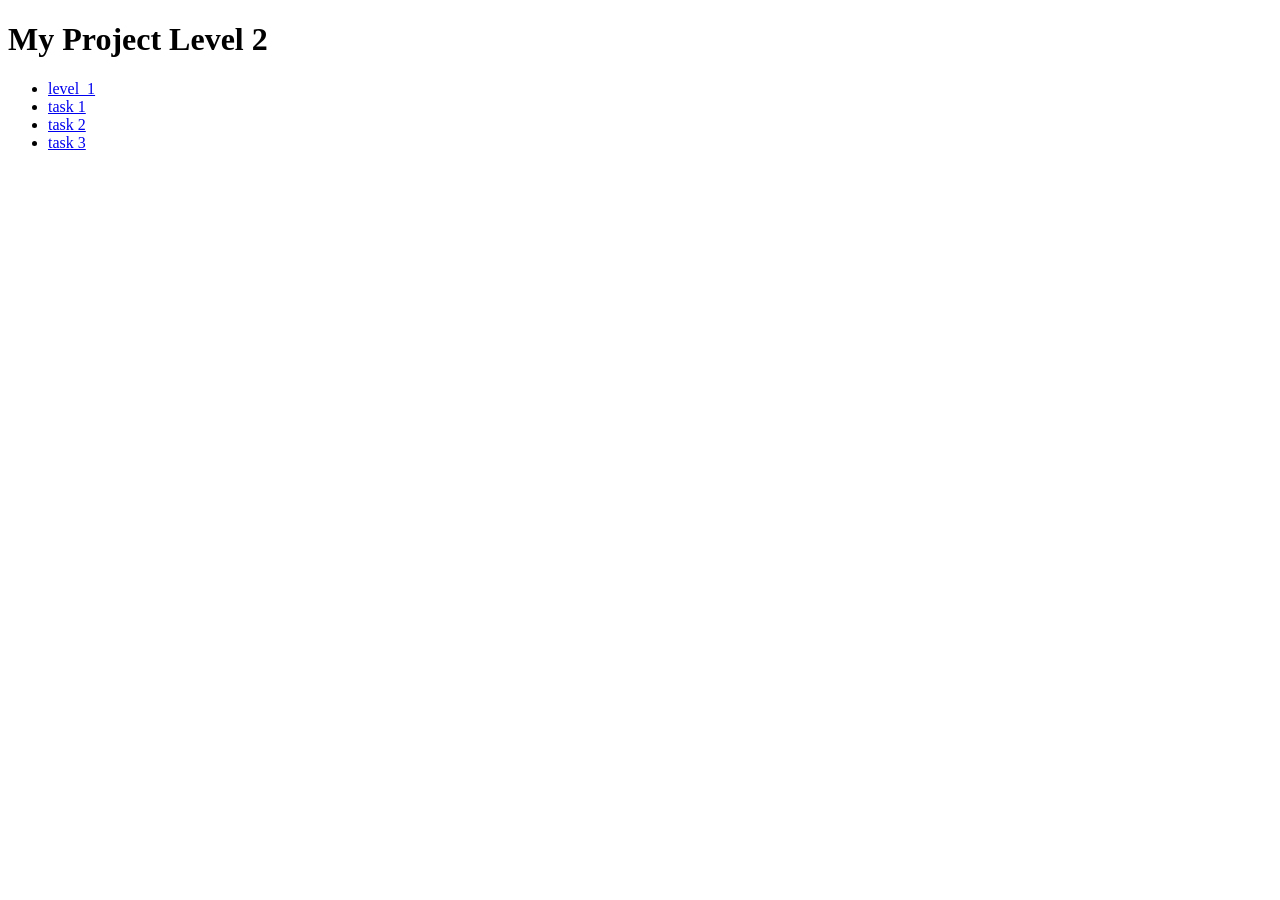
<file: index.html>
<!DOCTYPE html>
<html>
<head>
  <title>My Project Level 2</title>
</head>
<body>

<h1>My Project Level 2</h1>

<ul>
  <li><a href="level_1.html">level_1</a></li>
  <li><a href="task1.html">task 1</a></li>
  <li><a href="task2.html">task 2</a></li>
  <li><a href="task3.html">task 3</a></li>
</ul>

</body>
</html>
</file>
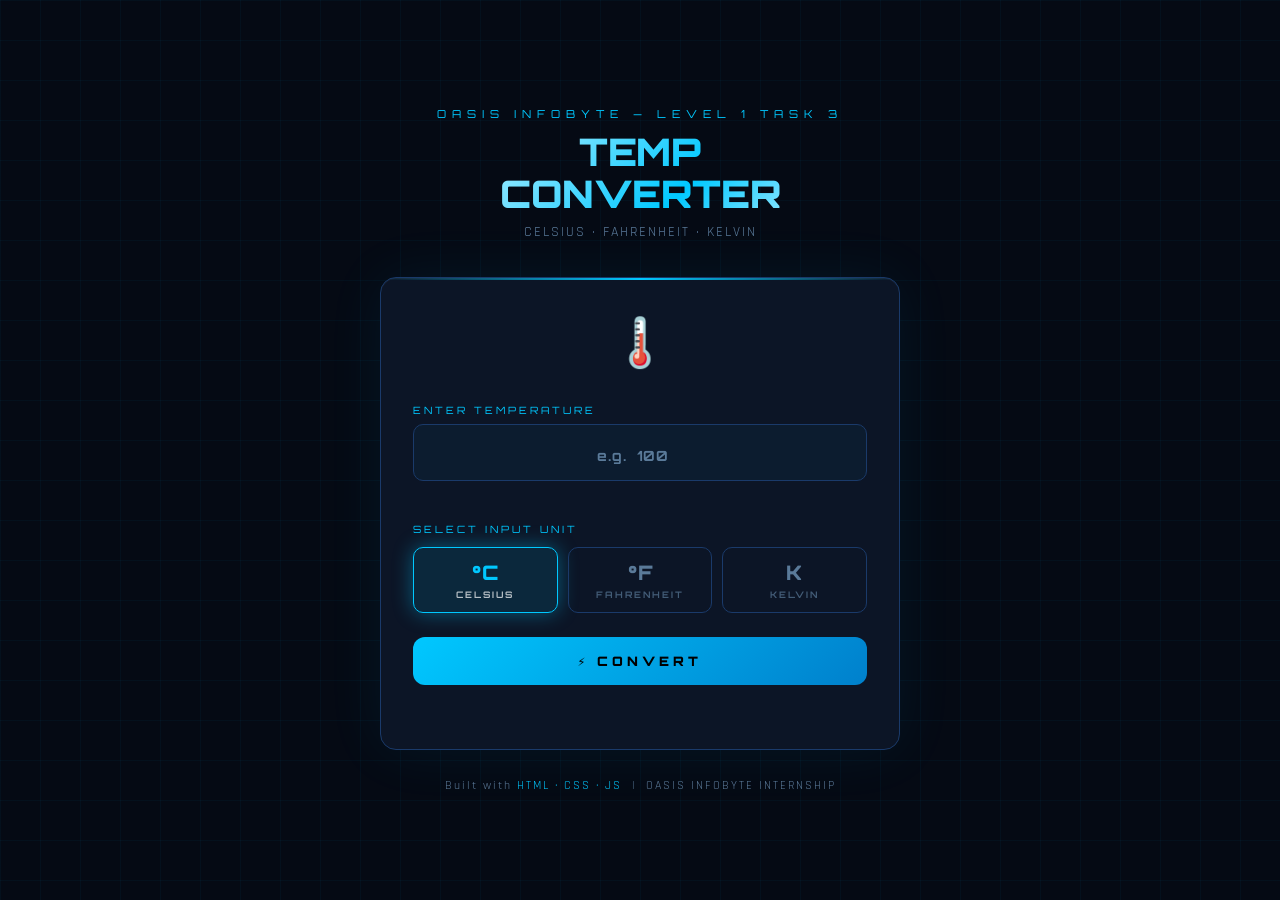
<file: level_1.html>
<!DOCTYPE html>
<html lang="en">
<head>
  <meta charset="UTF-8" />
  <meta name="viewport" content="width=device-width, initial-scale=1.0"/>
  <title>Temperature Converter</title>
  <link href="https://fonts.googleapis.com/css2?family=Orbitron:wght@400;700;900&family=Rajdhani:wght@300;400;600&display=swap" rel="stylesheet"/>
  <style>
    *, *::before, *::after { box-sizing: border-box; margin: 0; padding: 0; }

    :root {
      --bg: #050a14;
      --panel: #0c1526;
      --border: #1a3a6a;
      --accent: #00c8ff;
      --accent2: #ff6b35;
      --accent3: #7fff6b;
      --text: #e0f0ff;
      --muted: #5a7a99;
      --glow: 0 0 20px rgba(0,200,255,0.4);
      --glow2: 0 0 20px rgba(255,107,53,0.4);
    }

    body {
      min-height: 100vh;
      background: var(--bg);
      font-family: 'Rajdhani', sans-serif;
      color: var(--text);
      display: flex;
      flex-direction: column;
      align-items: center;
      justify-content: center;
      padding: 20px;
      overflow-x: hidden;
    }

    /* Animated background grid */
    body::before {
      content: '';
      position: fixed;
      inset: 0;
      background-image:
        linear-gradient(rgba(0,200,255,0.04) 1px, transparent 1px),
        linear-gradient(90deg, rgba(0,200,255,0.04) 1px, transparent 1px);
      background-size: 40px 40px;
      animation: gridMove 20s linear infinite;
      pointer-events: none;
      z-index: 0;
    }

    @keyframes gridMove {
      0% { transform: translateY(0); }
      100% { transform: translateY(40px); }
    }

    .container {
      position: relative;
      z-index: 1;
      width: 100%;
      max-width: 520px;
    }

    /* Header */
    .header {
      text-align: center;
      margin-bottom: 36px;
    }

    .header .label {
      font-family: 'Orbitron', monospace;
      font-size: 11px;
      letter-spacing: 6px;
      color: var(--accent);
      text-transform: uppercase;
      margin-bottom: 10px;
      opacity: 0;
      animation: fadeUp 0.6s ease forwards 0.1s;
    }

    .header h1 {
      font-family: 'Orbitron', monospace;
      font-size: clamp(24px, 5vw, 38px);
      font-weight: 900;
      line-height: 1.1;
      background: linear-gradient(135deg, #fff 0%, var(--accent) 60%, #fff 100%);
      -webkit-background-clip: text;
      -webkit-text-fill-color: transparent;
      background-clip: text;
      opacity: 0;
      animation: fadeUp 0.6s ease forwards 0.2s;
    }

    .header .subtitle {
      font-size: 14px;
      color: var(--muted);
      letter-spacing: 2px;
      margin-top: 8px;
      opacity: 0;
      animation: fadeUp 0.6s ease forwards 0.35s;
    }

    @keyframes fadeUp {
      from { opacity: 0; transform: translateY(16px); }
      to { opacity: 1; transform: translateY(0); }
    }

    /* Card */
    .card {
      background: var(--panel);
      border: 1px solid var(--border);
      border-radius: 16px;
      padding: 36px 32px;
      position: relative;
      overflow: hidden;
      opacity: 0;
      animation: fadeUp 0.6s ease forwards 0.45s;
      box-shadow: 0 0 60px rgba(0,200,255,0.07), inset 0 1px 0 rgba(255,255,255,0.05);
    }

    .card::before {
      content: '';
      position: absolute;
      top: 0; left: 0; right: 0;
      height: 2px;
      background: linear-gradient(90deg, transparent, var(--accent), transparent);
    }

    /* Thermometer icon area */
    .thermo-icon {
      text-align: center;
      font-size: 48px;
      margin-bottom: 28px;
      animation: pulse 3s ease-in-out infinite;
    }

    @keyframes pulse {
      0%, 100% { transform: scale(1); }
      50% { transform: scale(1.08); }
    }

    /* Input section */
    .input-group {
      margin-bottom: 20px;
    }

    .input-group label {
      display: block;
      font-family: 'Orbitron', monospace;
      font-size: 10px;
      letter-spacing: 3px;
      color: var(--accent);
      text-transform: uppercase;
      margin-bottom: 8px;
    }

    .input-group input {
      width: 100%;
      background: rgba(0,200,255,0.04);
      border: 1px solid var(--border);
      border-radius: 10px;
      padding: 14px 18px;
      font-family: 'Orbitron', monospace;
      font-size: 22px;
      font-weight: 700;
      color: #fff;
      outline: none;
      transition: border-color 0.3s, box-shadow 0.3s;
      text-align: center;
      letter-spacing: 2px;
    }

    .input-group input:focus {
      border-color: var(--accent);
      box-shadow: var(--glow);
    }

    .input-group input::placeholder {
      color: var(--muted);
      font-size: 14px;
      letter-spacing: 1px;
    }

    /* Error */
    .error-msg {
      font-size: 12px;
      color: #ff4d6d;
      margin-top: 6px;
      min-height: 16px;
      letter-spacing: 1px;
      display: flex;
      align-items: center;
      gap: 6px;
    }

    /* Unit selector */
    .unit-label {
      font-family: 'Orbitron', monospace;
      font-size: 10px;
      letter-spacing: 3px;
      color: var(--accent);
      text-transform: uppercase;
      margin-bottom: 12px;
    }

    .unit-options {
      display: flex;
      gap: 10px;
      margin-bottom: 24px;
    }

    .unit-btn {
      flex: 1;
      padding: 12px 8px;
      background: transparent;
      border: 1px solid var(--border);
      border-radius: 10px;
      color: var(--muted);
      font-family: 'Orbitron', monospace;
      font-size: 12px;
      font-weight: 700;
      letter-spacing: 1px;
      cursor: pointer;
      transition: all 0.25s;
      display: flex;
      flex-direction: column;
      align-items: center;
      gap: 4px;
    }

    .unit-btn .unit-symbol {
      font-size: 20px;
      font-weight: 900;
    }

    .unit-btn .unit-name {
      font-size: 9px;
      letter-spacing: 2px;
      opacity: 0.7;
    }

    .unit-btn:hover {
      border-color: var(--accent);
      color: var(--accent);
      background: rgba(0,200,255,0.05);
    }

    .unit-btn.active {
      border-color: var(--accent);
      background: rgba(0,200,255,0.1);
      color: #fff;
      box-shadow: var(--glow);
    }

    .unit-btn.active .unit-symbol {
      color: var(--accent);
    }

    /* Convert button */
    .convert-btn {
      width: 100%;
      padding: 16px;
      background: linear-gradient(135deg, var(--accent), #0080cc);
      border: none;
      border-radius: 12px;
      color: #000;
      font-family: 'Orbitron', monospace;
      font-size: 13px;
      font-weight: 900;
      letter-spacing: 4px;
      text-transform: uppercase;
      cursor: pointer;
      transition: all 0.25s;
      position: relative;
      overflow: hidden;
      margin-bottom: 28px;
    }

    .convert-btn::before {
      content: '';
      position: absolute;
      inset: 0;
      background: linear-gradient(135deg, rgba(255,255,255,0.2), transparent);
      opacity: 0;
      transition: opacity 0.25s;
    }

    .convert-btn:hover {
      transform: translateY(-2px);
      box-shadow: 0 8px 30px rgba(0,200,255,0.4);
    }

    .convert-btn:hover::before { opacity: 1; }
    .convert-btn:active { transform: translateY(0); }

    .convert-btn.loading {
      pointer-events: none;
      opacity: 0.7;
    }

    /* Result section */
    .result-section {
      display: none;
      animation: fadeUp 0.4s ease forwards;
    }

    .result-section.show { display: block; }

    .result-divider {
      height: 1px;
      background: linear-gradient(90deg, transparent, var(--border), transparent);
      margin-bottom: 24px;
    }

    .result-label {
      font-family: 'Orbitron', monospace;
      font-size: 10px;
      letter-spacing: 3px;
      color: var(--accent);
      text-align: center;
      margin-bottom: 16px;
    }

    .result-cards {
      display: grid;
      grid-template-columns: 1fr 1fr 1fr;
      gap: 10px;
    }

    .result-card {
      background: rgba(0,0,0,0.3);
      border: 1px solid var(--border);
      border-radius: 12px;
      padding: 16px 10px;
      text-align: center;
      transition: all 0.3s;
      position: relative;
      overflow: hidden;
    }

    .result-card.highlight {
      border-color: var(--accent2);
      box-shadow: var(--glow2);
      background: rgba(255,107,53,0.07);
    }

    .result-card.highlight::before {
      content: 'RESULT';
      position: absolute;
      top: 6px; right: 6px;
      font-family: 'Orbitron', monospace;
      font-size: 7px;
      letter-spacing: 1px;
      color: var(--accent2);
      opacity: 0.8;
    }

    .result-card .rc-symbol {
      font-family: 'Orbitron', monospace;
      font-size: 11px;
      color: var(--muted);
      letter-spacing: 2px;
      margin-bottom: 6px;
    }

    .result-card .rc-value {
      font-family: 'Orbitron', monospace;
      font-size: clamp(14px, 3vw, 20px);
      font-weight: 900;
      color: #fff;
      line-height: 1;
    }

    .result-card.highlight .rc-value {
      color: var(--accent2);
    }

    .result-card .rc-unit {
      font-size: 11px;
      color: var(--muted);
      margin-top: 4px;
      letter-spacing: 1px;
    }

    /* Description below each card */
    .temp-description {
      text-align: center;
      margin-top: 16px;
      padding: 12px 16px;
      background: rgba(127,255,107,0.05);
      border: 1px solid rgba(127,255,107,0.15);
      border-radius: 10px;
      font-size: 13px;
      color: var(--accent3);
      letter-spacing: 1px;
      font-weight: 600;
    }

    /* Footer */
    .footer {
      text-align: center;
      margin-top: 28px;
      font-size: 12px;
      color: var(--muted);
      letter-spacing: 2px;
      opacity: 0;
      animation: fadeUp 0.6s ease forwards 0.6s;
    }

    .footer span { color: var(--accent); }

    /* Reset link */
    .reset-btn {
      background: none;
      border: none;
      color: var(--muted);
      font-family: 'Rajdhani', sans-serif;
      font-size: 13px;
      letter-spacing: 2px;
      cursor: pointer;
      text-decoration: underline;
      margin-top: 12px;
      display: block;
      width: 100%;
      text-align: center;
      transition: color 0.2s;
    }

    .reset-btn:hover { color: var(--accent); }

    /* Responsive */
    @media (max-width: 420px) {
      .card { padding: 24px 18px; }
      .result-cards { grid-template-columns: 1fr; }
    }
  </style>
</head>
<body>

<div class="container">
  <div class="header">
    <div class="label">OASIS INFOBYTE — Level 1 Task 3</div>
    <h1>TEMP<br>CONVERTER</h1>
    <div class="subtitle">CELSIUS · FAHRENHEIT · KELVIN</div>
  </div>

  <div class="card">
    <div class="thermo-icon">🌡️</div>

    <!-- Input -->
    <div class="input-group">
      <label>Enter Temperature</label>
      <input type="number" id="tempInput" placeholder="e.g.  100" />
      <div class="error-msg" id="errorMsg"></div>
    </div>

    <!-- Unit selector -->
    <div class="unit-label">Select Input Unit</div>
    <div class="unit-options">
      <button class="unit-btn active" data-unit="C" onclick="selectUnit(this)">
        <span class="unit-symbol">°C</span>
        <span class="unit-name">CELSIUS</span>
      </button>
      <button class="unit-btn" data-unit="F" onclick="selectUnit(this)">
        <span class="unit-symbol">°F</span>
        <span class="unit-name">FAHRENHEIT</span>
      </button>
      <button class="unit-btn" data-unit="K" onclick="selectUnit(this)">
        <span class="unit-symbol">K</span>
        <span class="unit-name">KELVIN</span>
      </button>
    </div>

    <!-- Convert button -->
    <button class="convert-btn" onclick="convert()">⚡ CONVERT</button>

    <!-- Result -->
    <div class="result-section" id="resultSection">
      <div class="result-divider"></div>
      <div class="result-label">▸ CONVERTED TEMPERATURES</div>
      <div class="result-cards">
        <div class="result-card" id="card-C">
          <div class="rc-symbol">°C</div>
          <div class="rc-value" id="val-C">—</div>
          <div class="rc-unit">CELSIUS</div>
        </div>
        <div class="result-card" id="card-F">
          <div class="rc-symbol">°F</div>
          <div class="rc-value" id="val-F">—</div>
          <div class="rc-unit">FAHRENHEIT</div>
        </div>
        <div class="result-card" id="card-K">
          <div class="rc-symbol">K</div>
          <div class="rc-value" id="val-K">—</div>
          <div class="rc-unit">KELVIN</div>
        </div>
      </div>
      <div class="temp-description" id="tempDesc"></div>
      <button class="reset-btn" onclick="reset()">↺ RESET</button>
    </div>
  </div>

  <div class="footer">
    Built with <span>HTML · CSS · JS</span> &nbsp;|&nbsp; OASIS INFOBYTE INTERNSHIP
  </div>
</div>

<script>
  let selectedUnit = 'C';

  function selectUnit(btn) {
    document.querySelectorAll('.unit-btn').forEach(b => b.classList.remove('active'));
    btn.classList.add('active');
    selectedUnit = btn.dataset.unit;
    // Hide result on unit change
    document.getElementById('resultSection').classList.remove('show');
    document.getElementById('errorMsg').textContent = '';
  }

  function convert() {
    const input = document.getElementById('tempInput').value.trim();
    const errorEl = document.getElementById('errorMsg');

    // Validate
    if (input === '' || isNaN(input)) {
      errorEl.textContent = '⚠ Please enter a valid number.';
      document.getElementById('resultSection').classList.remove('show');
      return;
    }

    const val = parseFloat(input);

    // Kelvin can't be below 0
    if (selectedUnit === 'K' && val < 0) {
      errorEl.textContent = '⚠ Kelvin cannot be negative (absolute zero = 0 K).';
      document.getElementById('resultSection').classList.remove('show');
      return;
    }

    errorEl.textContent = '';

    let C, F, K;

    if (selectedUnit === 'C') {
      C = val;
      F = (C * 9/5) + 32;
      K = C + 273.15;
    } else if (selectedUnit === 'F') {
      F = val;
      C = (F - 32) * 5/9;
      K = C + 273.15;
    } else {
      K = val;
      C = K - 273.15;
      F = (C * 9/5) + 32;
    }

    // Display
    document.getElementById('val-C').textContent = C.toFixed(2);
    document.getElementById('val-F').textContent = F.toFixed(2);
    document.getElementById('val-K').textContent = K.toFixed(2);

    // Highlight result cards (not the input one)
    ['C','F','K'].forEach(u => {
      const card = document.getElementById('card-' + u);
      card.classList.toggle('highlight', u !== selectedUnit);
    });

    // Description
    const desc = getDescription(C);
    document.getElementById('tempDesc').textContent = desc;

    document.getElementById('resultSection').classList.remove('show');
    void document.getElementById('resultSection').offsetWidth; // reflow for animation
    document.getElementById('resultSection').classList.add('show');
  }

  function getDescription(celsius) {
    if (celsius <= -273.15) return '🔵 Absolute Zero — the coldest possible temperature.';
    if (celsius < -89) return '🥶 Colder than the coldest recorded temperature on Earth!';
    if (celsius < 0) return '❄️ Below freezing — water turns to ice.';
    if (celsius === 0) return '🧊 Exactly the freezing point of water.';
    if (celsius < 20) return '🌤️ Cool temperature — a chilly day!';
    if (celsius < 37) return '🌡️ Comfortable room/body temperature range.';
    if (celsius < 60) return '🔥 Hot! Like a very warm day or a sauna.';
    if (celsius < 100) return '♨️ Very hot — approaching boiling point of water.';
    if (celsius === 100) return '💧 Exactly the boiling point of water (at sea level).';
    return '🌋 Extreme heat — beyond boiling point of water!';
  }

  function reset() {
    document.getElementById('tempInput').value = '';
    document.getElementById('errorMsg').textContent = '';
    document.getElementById('resultSection').classList.remove('show');
    document.querySelectorAll('.unit-btn').forEach(b => b.classList.remove('active'));
    document.querySelector('[data-unit="C"]').classList.add('active');
    selectedUnit = 'C';
  }

  // Allow Enter key to trigger convert
  document.getElementById('tempInput').addEventListener('keydown', function(e) {
    if (e.key === 'Enter') convert();
  });
</script>

</body>
</html>
</file>
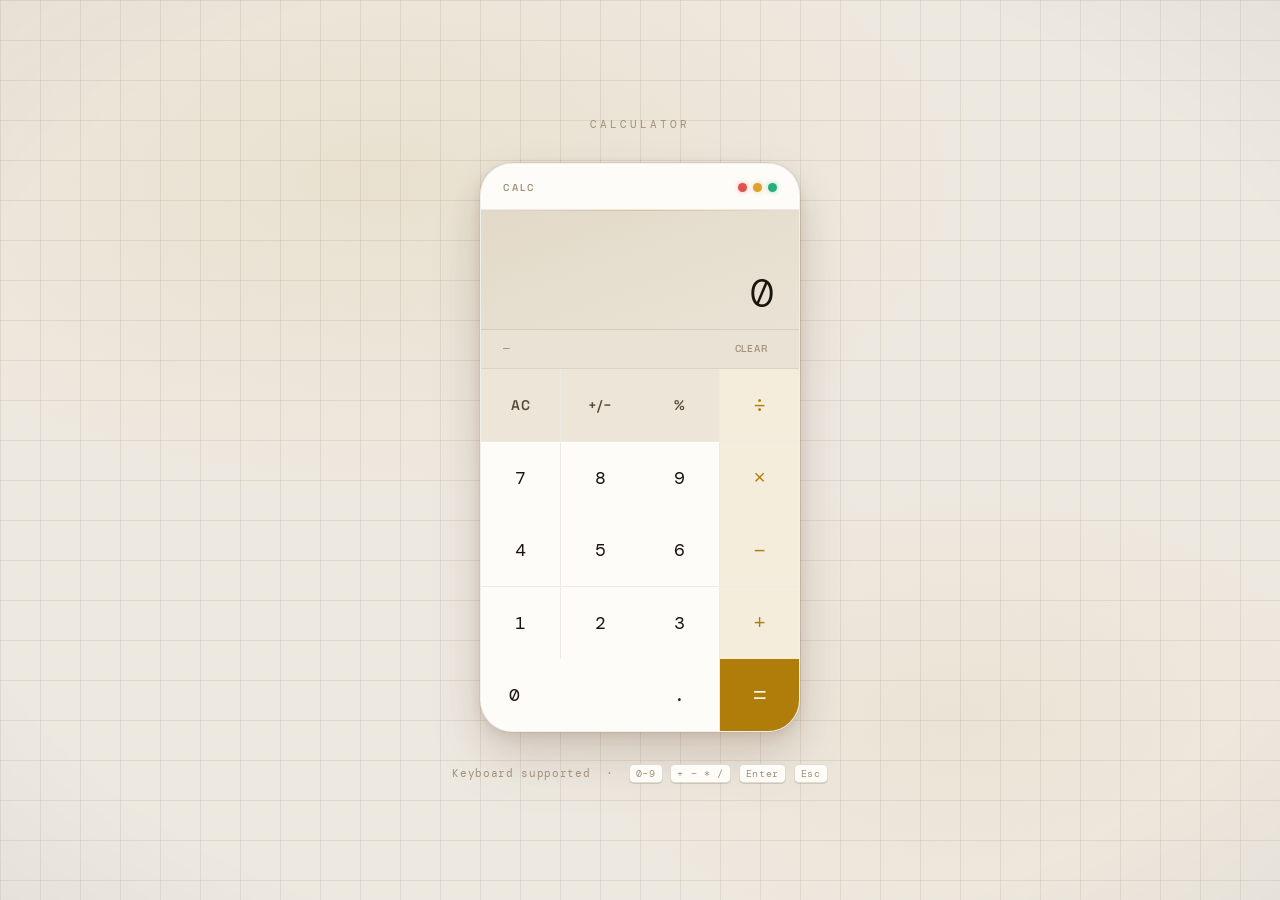
<file: task2.html>
<!DOCTYPE html>
<html lang="en">
<head>
  <meta charset="UTF-8" />
  <meta name="viewport" content="width=device-width, initial-scale=1.0" />
  <title>Calculator</title>
  <link href="https://fonts.googleapis.com/css2?family=DM+Mono:wght@300;400;500&family=Space+Grotesk:wght@400;500;600&display=swap" rel="stylesheet" />
  <style>
    *, *::before, *::after { box-sizing: border-box; margin: 0; padding: 0; }

    :root {
      /* ── Palette: warm ivory canvas · obsidian ink · liquid gold ── */
      --bg:           #EEE9E0;
      --surface:      #FDFCF8;
      --surface2:     #F0EBE0;
      --surface3:     #E3DBCE;
      --border:       rgba(80,55,20,0.09);
      --border2:      rgba(80,55,20,0.17);
      --text:         #18140E;
      --text2:        #574A38;
      --text3:        #A0907A;
      --accent:       #B07D0A;
      --accent-dark:  #8A6008;
      --accent-rgb:   176,125,10;
      --accent-light: #FEF4D4;
      --num-bg:       #FDFCF8;
      --num-hover:    #F5EFE4;
      --num-active:   #EDE4D5;
      --op-bg:        #F5EDDB;
      --op-hover:     #EDE1C6;
      --op-active:    #E3D3B0;
      --fn-bg:        #EDE6D8;
      --fn-hover:     #E3D9C7;
      --fn-active:    #D8CCBA;
      --shadow:
        0 0 0 1px rgba(80,55,20,0.06),
        0 4px 12px rgba(80,40,5,0.10),
        0 16px 40px rgba(80,40,5,0.13),
        0 32px 64px rgba(80,40,5,0.07);
      --display-bg:   #EAE3D5;
      --display-top:  #E2D9C8;
      --btn-radius:   0px;
      --transition:   background 0.18s cubic-bezier(.4,0,.2,1),
                      color 0.18s cubic-bezier(.4,0,.2,1),
                      transform 0.10s cubic-bezier(.4,0,.2,1),
                      box-shadow 0.18s cubic-bezier(.4,0,.2,1);
    }

    @media (prefers-color-scheme: dark) {
      :root {
        --bg:           #0C0B09;
        --surface:      #18160F;
        --surface2:     #201E15;
        --surface3:     #2C2920;
        --border:       rgba(255,230,150,0.07);
        --border2:      rgba(255,230,150,0.14);
        --text:         #F4EDD8;
        --text2:        #B5A88C;
        --text3:        #6E6250;
        --accent:       #CFA020;
        --accent-dark:  #E8BB30;
        --accent-rgb:   207,160,32;
        --accent-light: #261E08;
        --num-bg:       #18160F;
        --num-hover:    #22201A;
        --num-active:   #2C2920;
        --op-bg:        #1E1C12;
        --op-hover:     #28261A;
        --op-active:    #333020;
        --fn-bg:        #1C1A11;
        --fn-hover:     #26240E;
        --fn-active:    #302E1A;
        --shadow:
          0 0 0 1px rgba(255,210,80,0.06),
          0 4px 16px rgba(0,0,0,0.40),
          0 20px 50px rgba(0,0,0,0.50),
          0 40px 80px rgba(0,0,0,0.30);
        --display-bg:   #141208;
        --display-top:  #100F07;
      }
    }

    /* ════════════════════════════════
       PAGE & BACKGROUND
    ════════════════════════════════ */
    body {
      min-height: 100vh;
      background: var(--bg);
      background-image:
        radial-gradient(ellipse 80% 60% at 30% 20%, rgba(var(--accent-rgb),0.08) 0%, transparent 60%),
        radial-gradient(ellipse 60% 50% at 75% 80%, rgba(var(--accent-rgb),0.05) 0%, transparent 55%);
      display: flex;
      align-items: center;
      justify-content: center;
      font-family: 'Space Grotesk', sans-serif;
      padding: 2rem 1rem;
    }

    /* Fine linen-weave grid */
    body::before {
      content: '';
      position: fixed;
      inset: 0;
      background-image:
        linear-gradient(var(--border) 1px, transparent 1px),
        linear-gradient(90deg, var(--border) 1px, transparent 1px);
      background-size: 40px 40px;
      pointer-events: none;
      z-index: 0;
    }

    /* Soft vignette corners */
    body::after {
      content: '';
      position: fixed;
      inset: 0;
      background: radial-gradient(ellipse 100% 100% at 50% 50%, transparent 55%, rgba(0,0,0,0.08) 100%);
      pointer-events: none;
      z-index: 0;
    }

    .page {
      position: relative;
      z-index: 1;
      display: flex;
      flex-direction: column;
      align-items: center;
      gap: 2rem;
    }

    /* ── Page title ── */
    .page-title { text-align: center; }

    .page-title h1 {
      font-family: 'DM Mono', monospace;
      font-size: 11px;
      font-weight: 400;
      letter-spacing: 0.28em;
      text-transform: uppercase;
      color: var(--text3);
    }

    /* ════════════════════════════════
       CALCULATOR SHELL
    ════════════════════════════════ */
    .calc-body {
      width: 320px;
      background: var(--surface);
      border: 0.5px solid var(--border2);
      border-radius: 32px;
      overflow: hidden;
      box-shadow: var(--shadow);
      /* Subtle inner top highlight */
      outline: 1px solid rgba(255,255,255,0.55);
      outline-offset: -1px;
    }

    /* ── Header ── */
    .calc-header {
      padding: 1.1rem 1.4rem 0.9rem;
      border-bottom: 0.5px solid var(--border);
      display: flex;
      align-items: center;
      justify-content: space-between;
      background: var(--surface);
    }

    .calc-label {
      font-size: 10px;
      font-family: 'Space Grotesk', sans-serif;
      font-weight: 600;
      letter-spacing: 0.22em;
      text-transform: uppercase;
      color: var(--text3);
    }

    .status-dots { display: flex; gap: 6px; align-items: center; }
    .dot {
      width: 9px;
      height: 9px;
      border-radius: 50%;
      transition: opacity 0.2s;
    }
    .dot:hover { opacity: 0.7; }
    .dot-r { background: #E05252; box-shadow: 0 0 5px rgba(224,82,82,0.45); }
    .dot-y { background: #E0A030; box-shadow: 0 0 5px rgba(224,160,48,0.45); }
    .dot-g { background: #28B07A; box-shadow: 0 0 5px rgba(40,176,122,0.45); }

    /* ════════════════════════════════
       DISPLAY
    ════════════════════════════════ */
    .display-area {
      padding: 1.4rem 1.6rem 1rem;
      background: linear-gradient(160deg, var(--display-top) 0%, var(--display-bg) 100%);
      min-height: 120px;
      display: flex;
      flex-direction: column;
      align-items: flex-end;
      justify-content: flex-end;
      border-bottom: 0.5px solid var(--border);
      position: relative;
      overflow: hidden;
    }

    /* Soft inner glow at top of display */
    .display-area::before {
      content: '';
      position: absolute;
      top: 0; left: 0; right: 0;
      height: 1px;
      background: linear-gradient(90deg, transparent, rgba(var(--accent-rgb),0.25), transparent);
    }

    .expression-line {
      font-family: 'DM Mono', monospace;
      font-size: 13px;
      color: var(--text3);
      margin-bottom: 6px;
      min-height: 18px;
      word-break: break-all;
      text-align: right;
      letter-spacing: 0.04em;
    }

    .result-line {
      font-family: 'DM Mono', monospace;
      font-size: 40px;
      font-weight: 300;
      color: var(--text);
      line-height: 1;
      word-break: break-all;
      text-align: right;
      letter-spacing: -0.02em;
      transition: font-size 0.15s ease;
    }

    /* ── History Strip ── */
    .history-row {
      padding: 0.55rem 1.4rem;
      border-bottom: 0.5px solid var(--border);
      background: var(--display-bg);
      display: flex;
      align-items: center;
      justify-content: space-between;
      gap: 8px;
    }

    .history-text {
      font-family: 'DM Mono', monospace;
      font-size: 11px;
      color: var(--text3);
      overflow: hidden;
      text-overflow: ellipsis;
      white-space: nowrap;
      flex: 1;
      letter-spacing: 0.03em;
    }

    .clear-hist {
      font-family: 'Space Grotesk', sans-serif;
      font-size: 10px;
      font-weight: 500;
      letter-spacing: 0.08em;
      text-transform: uppercase;
      color: var(--text3);
      background: none;
      border: 0.5px solid transparent;
      cursor: pointer;
      padding: 3px 8px;
      border-radius: 5px;
      transition: var(--transition);
      white-space: nowrap;
    }

    .clear-hist:hover {
      background: var(--surface3);
      border-color: var(--border2);
      color: var(--text2);
    }

    /* ════════════════════════════════
       BUTTON GRID
    ════════════════════════════════ */
    .btn-grid {
      display: grid;
      grid-template-columns: repeat(4, 1fr);
      gap: 0.5px;
      background: var(--border);
    }

    /* ── Base button ── */
    .btn {
      border: none;
      outline: none;
      cursor: pointer;
      font-family: 'DM Mono', monospace;
      font-size: 18px;
      font-weight: 400;
      padding: 0;
      height: 72px;
      display: flex;
      align-items: center;
      justify-content: center;
      background: var(--num-bg);
      color: var(--text);
      transition: var(--transition);
      user-select: none;
      -webkit-tap-highlight-color: transparent;
      position: relative;
      overflow: hidden;
    }

    /* Ripple overlay on hover */
    .btn::after {
      content: '';
      position: absolute;
      inset: 0;
      background: rgba(var(--accent-rgb), 0);
      transition: background 0.25s ease;
    }

    .btn:hover { background: var(--num-hover); }
    .btn:hover::after { background: rgba(var(--accent-rgb), 0.04); }
    .btn:active {
      background: var(--num-active);
      transform: scale(0.93);
    }

    /* ── Operator buttons ── */
    .btn.op {
      background: var(--op-bg);
      color: var(--accent);
      font-size: 22px;
      font-weight: 300;
      letter-spacing: -0.01em;
    }

    .btn.op:hover { background: var(--op-hover); }
    .btn.op:active { background: var(--op-active); transform: scale(0.93); }

    /* ── Function buttons (AC, +/-, %) ── */
    .btn.fn {
      background: var(--fn-bg);
      color: var(--text2);
      font-size: 14px;
      font-family: 'Space Grotesk', sans-serif;
      font-weight: 600;
      letter-spacing: 0.04em;
    }

    .btn.fn:hover { background: var(--fn-hover); }
    .btn.fn:active { background: var(--fn-active); transform: scale(0.93); }

    /* ── Equals button — the hero ── */
    .btn.eq {
      background: var(--accent);
      color: #FFF8E6;
      font-size: 26px;
      font-weight: 300;
      letter-spacing: -0.02em;
      position: relative;
      overflow: hidden;
    }

    /* Sheen sweep on equals */
    .btn.eq::before {
      content: '';
      position: absolute;
      top: -50%;
      left: -75%;
      width: 50%;
      height: 200%;
      background: linear-gradient(105deg, transparent 30%, rgba(255,255,255,0.18) 50%, transparent 70%);
      transform: skewX(-15deg);
      transition: left 0.55s ease;
    }

    .btn.eq:hover::before { left: 130%; }

    .btn.eq:hover {
      background: var(--accent-dark);
      box-shadow: 0 0 20px rgba(var(--accent-rgb), 0.35);
    }

    .btn.eq:active {
      background: var(--accent-dark);
      transform: scale(0.93);
      box-shadow: 0 0 8px rgba(var(--accent-rgb), 0.25);
    }

    /* Zero spans two columns */
    .btn.zero {
      grid-column: span 2;
      justify-content: flex-start;
      padding-left: 28px;
    }

    /* ════════════════════════════════
       KEYBOARD HINT
    ════════════════════════════════ */
    .keyboard-hint {
      font-family: 'DM Mono', monospace;
      font-size: 11px;
      color: var(--text3);
      text-align: center;
      letter-spacing: 0.06em;
    }

    .keyboard-hint kbd {
      display: inline-block;
      background: var(--surface);
      border: 0.5px solid var(--border2);
      border-radius: 5px;
      padding: 2px 6px;
      font-family: inherit;
      font-size: 10px;
      color: var(--text3);
      box-shadow: 0 1px 0 var(--border2);
    }
  </style>
</head>
<body>

<div class="page">
  <div class="page-title">
    <h1>Calculator</h1>
  </div>

  <div class="calc-body">
    <div class="calc-header">
      <span class="calc-label">Calc</span>
      <div class="status-dots">
        <div class="dot dot-r"></div>
        <div class="dot dot-y"></div>
        <div class="dot dot-g"></div>
      </div>
    </div>

    <div class="display-area">
      <div class="expression-line" id="expr"></div>
      <div class="result-line" id="display">0</div>
    </div>

    <div class="history-row">
      <span class="history-text" id="hist">—</span>
      <button class="clear-hist" onclick="clearHist()">clear</button>
    </div>

    <div class="btn-grid">
      <button class="btn fn" onclick="press('AC')">AC</button>
      <button class="btn fn" onclick="press('+/-')">+/−</button>
      <button class="btn fn" onclick="press('%')">%</button>
      <button class="btn op" onclick="press('÷')">÷</button>

      <button class="btn" onclick="press('7')">7</button>
      <button class="btn" onclick="press('8')">8</button>
      <button class="btn" onclick="press('9')">9</button>
      <button class="btn op" onclick="press('×')">×</button>

      <button class="btn" onclick="press('4')">4</button>
      <button class="btn" onclick="press('5')">5</button>
      <button class="btn" onclick="press('6')">6</button>
      <button class="btn op" onclick="press('−')">−</button>

      <button class="btn" onclick="press('1')">1</button>
      <button class="btn" onclick="press('2')">2</button>
      <button class="btn" onclick="press('3')">3</button>
      <button class="btn op" onclick="press('+')">+</button>

      <button class="btn zero" onclick="press('0')">0</button>
      <button class="btn" onclick="press('.')">.</button>
      <button class="btn eq" onclick="press('=')">=</button>
    </div>
  </div>

  <p class="keyboard-hint">
    Keyboard supported &nbsp;·&nbsp;
    <kbd>0–9</kbd> <kbd>+ − * /</kbd> <kbd>Enter</kbd> <kbd>Esc</kbd>
  </p>
</div>

<script>
  let current = '0', expr = '', op = null, fresh = false, histArr = [];

  function fmt(n) {
    if (isNaN(n) || !isFinite(n)) return 'Error';
    let s = parseFloat(n.toPrecision(12)).toString();
    if (s.length > 11) s = parseFloat(n.toPrecision(9)).toString();
    return s;
  }

  function updateDisplay() {
    const d = document.getElementById('display');
    const len = current.replace('-', '').replace('.', '').length;
    d.style.fontSize = len > 13 ? '20px' : len > 10 ? '28px' : len > 7 ? '34px' : '40px';
    d.textContent = current;
    document.getElementById('expr').textContent = expr;
  }

  function press(k) {
    if (k === 'AC') {
      current = '0'; expr = ''; op = null; fresh = false;

    } else if (k === '+/-') {
      if (current !== '0' && current !== 'Error')
        current = current.startsWith('-') ? current.slice(1) : '-' + current;

    } else if (k === '%') {
      if (current !== 'Error') current = fmt(parseFloat(current) / 100);

    } else if (['÷', '×', '−', '+'].includes(k)) {
      if (op && !fresh && current !== 'Error') {
        const a = parseFloat(expr.split(' ')[0]);
        const b = parseFloat(current);
        current = calc(a, op, b);
      }
      if (current === 'Error') { current = '0'; expr = ''; op = null; fresh = false; }
      else { expr = current + ' ' + k; op = k; fresh = true; }

    } else if (k === '=') {
      if (!op) return;
      const parts = expr.split(' ');
      const a = parseFloat(parts[0]);
      const b = parseFloat(current);
      const res = calc(a, op, b);
      const entry = expr + ' ' + current + ' = ' + res;
      histArr.unshift(entry);
      if (histArr.length > 5) histArr.pop();
      document.getElementById('hist').textContent = histArr[0] || '—';
      current = res; expr = ''; op = null; fresh = false;

    } else if (k === '.') {
      if (fresh) { current = '0.'; fresh = false; updateDisplay(); return; }
      if (!current.includes('.')) current += '.';

    } else {
      // digit
      if (fresh || current === '0') { current = k; fresh = false; }
      else if (current.length < 13) current += k;
    }
    updateDisplay();
  }

  function calc(a, op, b) {
    let r;
    if (op === '÷') r = b === 0 ? NaN : a / b;
    else if (op === '×') r = a * b;
    else if (op === '−') r = a - b;
    else if (op === '+') r = a + b;
    return (isNaN(r) || !isFinite(r)) ? 'Error' : fmt(r);
  }

  function clearHist() {
    histArr = [];
    document.getElementById('hist').textContent = '—';
  }

  document.addEventListener('keydown', e => {
    const map = {
      '0':'0','1':'1','2':'2','3':'3','4':'4',
      '5':'5','6':'6','7':'7','8':'8','9':'9',
      '+':'+', '-':'−', '*':'×', '/':'÷',
      'Enter':'=', '=':'=', 'Escape':'AC',
      'Backspace':'AC', '.':'.'
    };
    if (map[e.key]) { e.preventDefault(); press(map[e.key]); }
  });

  updateDisplay();
</script>
</body>
</html>
</file>
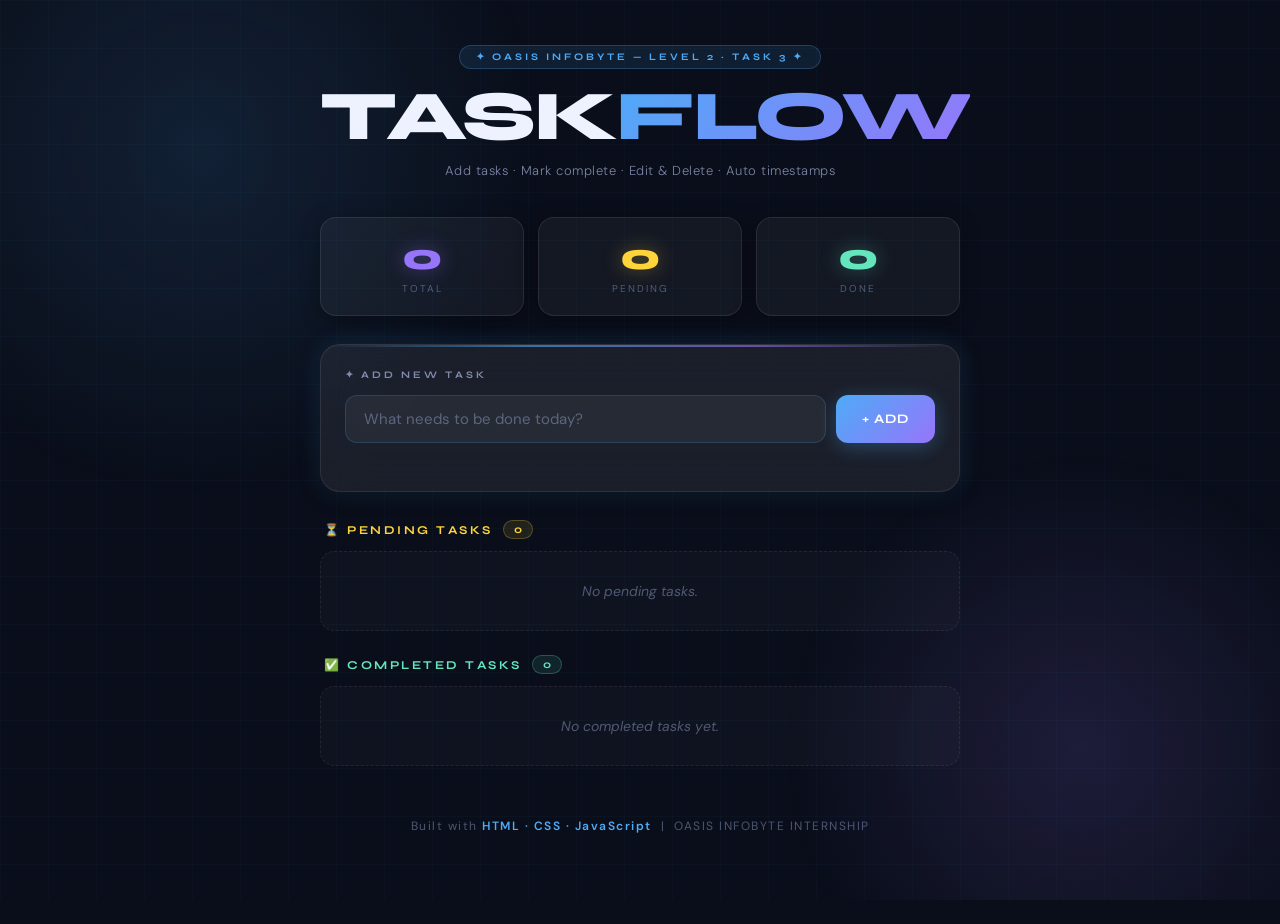
<file: task3.html>
<!DOCTYPE html>
<html lang="en">
<head>
  <meta charset="UTF-8"/>
  <meta name="viewport" content="width=device-width, initial-scale=1.0"/>
  <title>TaskFlow — To-Do App | OASIS INFOBYTE</title>
  <link href="https://fonts.googleapis.com/css2?family=Syne:wght@400;600;700;800&family=DM+Sans:wght@300;400;500&display=swap" rel="stylesheet"/>
  <style>
    *, *::before, *::after { box-sizing: border-box; margin: 0; padding: 0; }

    :root {
      --bg-deep:      #0a0e1a;
      --bg-mid:       #0f1528;
      --bg-card:      rgba(255,255,255,0.045);
      --bg-card2:     rgba(255,255,255,0.07);
      --border:       rgba(255,255,255,0.09);
      --border-hover: rgba(255,255,255,0.18);

      --text:         #eef2ff;
      --text-sub:     rgba(200,210,255,0.6);
      --text-muted:   rgba(160,175,220,0.45);

      --neon-blue:    #4dabf7;
      --neon-purple:  #9775fa;
      --neon-green:   #63e6be;
      --neon-yellow:  #ffd43b;
      --neon-pink:    #f06595;

      --pending-col:  #ffd43b;
      --done-col:     #63e6be;
      --edit-col:     #9775fa;
      --del-col:      #f06595;

      --shadow-sm:    0 4px 20px rgba(0,0,0,0.35);
      --shadow-lg:    0 12px 40px rgba(0,0,0,0.5);
      --glow-blue:    0 0 24px rgba(77,171,247,0.18);
      --glow-purple:  0 0 24px rgba(151,117,250,0.18);
    }

    body {
      min-height: 100vh;
      background: var(--bg-deep);
      font-family: 'DM Sans', sans-serif;
      color: var(--text);
      overflow-x: hidden;
    }

    /* ── Background ── */
    .bg {
      position: fixed;
      inset: 0;
      z-index: 0;
      overflow: hidden;
    }

    .bg::before {
      content: '';
      position: absolute;
      width: 700px; height: 700px;
      top: -200px; left: -150px;
      border-radius: 50%;
      background: radial-gradient(circle, rgba(77,171,247,0.12) 0%, transparent 70%);
      animation: orbFloat 18s ease-in-out infinite;
    }

    .bg::after {
      content: '';
      position: absolute;
      width: 600px; height: 600px;
      bottom: -150px; right: -100px;
      border-radius: 50%;
      background: radial-gradient(circle, rgba(151,117,250,0.14) 0%, transparent 70%);
      animation: orbFloat 22s ease-in-out infinite reverse;
    }

    @keyframes orbFloat {
      0%, 100% { transform: translate(0, 0) scale(1); }
      33%       { transform: translate(40px, 30px) scale(1.05); }
      66%       { transform: translate(-20px, 50px) scale(0.97); }
    }

    .bg-grid {
      position: fixed;
      inset: 0;
      z-index: 0;
      background-image:
        linear-gradient(rgba(77,171,247,0.03) 1px, transparent 1px),
        linear-gradient(90deg, rgba(77,171,247,0.03) 1px, transparent 1px);
      background-size: 48px 48px;
      pointer-events: none;
    }

    .particles { position: fixed; inset: 0; z-index: 1; pointer-events: none; overflow: hidden; }

    .particle {
      position: absolute;
      bottom: -10px;
      border-radius: 50%;
      animation: particleRise linear infinite;
      opacity: 0;
    }

    .particle:nth-child(1)  { width:3px;  height:3px;  left:8%;   background:#4dabf7; animation-duration:20s; animation-delay:0s;  }
    .particle:nth-child(2)  { width:2px;  height:2px;  left:18%;  background:#9775fa; animation-duration:15s; animation-delay:3s;  }
    .particle:nth-child(3)  { width:4px;  height:4px;  left:30%;  background:#63e6be; animation-duration:25s; animation-delay:6s;  }
    .particle:nth-child(4)  { width:2px;  height:2px;  left:45%;  background:#ffd43b; animation-duration:18s; animation-delay:2s;  }
    .particle:nth-child(5)  { width:3px;  height:3px;  left:58%;  background:#4dabf7; animation-duration:22s; animation-delay:8s;  }
    .particle:nth-child(6)  { width:2px;  height:2px;  left:70%;  background:#f06595; animation-duration:17s; animation-delay:5s;  }
    .particle:nth-child(7)  { width:4px;  height:4px;  left:80%;  background:#9775fa; animation-duration:24s; animation-delay:1s;  }
    .particle:nth-child(8)  { width:2px;  height:2px;  left:90%;  background:#63e6be; animation-duration:19s; animation-delay:9s;  }

    @keyframes particleRise {
      0%   { transform: translateY(0) translateX(0);    opacity: 0; }
      10%  { opacity: 0.8; }
      90%  { opacity: 0.4; }
      100% { transform: translateY(-102vh) translateX(30px); opacity: 0; }
    }

    .app {
      position: relative;
      z-index: 2;
      max-width: 680px;
      margin: 0 auto;
      padding: 44px 20px 90px;
    }

    .header {
      text-align: center;
      margin-bottom: 38px;
      animation: fadeUp .6s ease forwards;
    }

    .badge {
      display: inline-flex;
      align-items: center;
      gap: 6px;
      background: rgba(77,171,247,0.1);
      border: 1px solid rgba(77,171,247,0.25);
      color: var(--neon-blue);
      font-family: 'Syne', sans-serif;
      font-size: 10px;
      font-weight: 700;
      letter-spacing: 3px;
      text-transform: uppercase;
      padding: 5px 16px;
      border-radius: 20px;
      margin-bottom: 16px;
    }

    .header h1 {
      font-family: 'Syne', sans-serif;
      font-size: clamp(44px, 9vw, 70px);
      font-weight: 800;
      line-height: 0.9;
      letter-spacing: -2.5px;
      color: var(--text);
    }

    .header h1 .hl {
      background: linear-gradient(135deg, var(--neon-blue) 0%, var(--neon-purple) 100%);
      -webkit-background-clip: text;
      -webkit-text-fill-color: transparent;
      background-clip: text;
    }

    .header p {
      margin-top: 14px;
      font-size: 13px;
      color: var(--text-sub);
      letter-spacing: 0.5px;
      font-weight: 300;
    }

    .stats {
      display: grid;
      grid-template-columns: repeat(3,1fr);
      gap: 14px;
      margin-bottom: 28px;
      animation: fadeUp .6s ease forwards .1s;
      opacity: 0;
    }

    .stat {
      background: var(--bg-card);
      backdrop-filter: blur(20px);
      -webkit-backdrop-filter: blur(20px);
      border: 1px solid var(--border);
      border-radius: 16px;
      padding: 20px 12px;
      text-align: center;
      box-shadow: var(--shadow-sm);
      transition: transform .2s, box-shadow .2s;
    }

    .stat:hover { transform: translateY(-3px); box-shadow: var(--shadow-lg); }

    .stat .num {
      font-family: 'Syne', sans-serif;
      font-size: 38px;
      font-weight: 800;
      line-height: 1;
    }

    .stat.s-total .num   { color: var(--neon-purple); text-shadow: 0 0 20px rgba(151,117,250,.4); }
    .stat.s-pending .num { color: var(--neon-yellow);  text-shadow: 0 0 20px rgba(255,212,59,.35); }
    .stat.s-done .num    { color: var(--neon-green);   text-shadow: 0 0 20px rgba(99,230,190,.35); }

    .stat .lbl {
      font-size: 10px;
      color: var(--text-muted);
      letter-spacing: 2px;
      text-transform: uppercase;
      margin-top: 6px;
    }

    .add-card {
      background: var(--bg-card2);
      backdrop-filter: blur(24px);
      -webkit-backdrop-filter: blur(24px);
      border: 1px solid var(--border);
      border-radius: 20px;
      padding: 24px;
      margin-bottom: 28px;
      box-shadow: var(--shadow-sm), var(--glow-blue);
      animation: fadeUp .6s ease forwards .2s;
      opacity: 0;
      position: relative;
      overflow: hidden;
    }

    .add-card::before {
      content: '';
      position: absolute;
      top: 0; left: 0; right: 0;
      height: 1.5px;
      background: linear-gradient(90deg, transparent, var(--neon-blue), var(--neon-purple), transparent);
      opacity: 0.6;
    }

    .add-label {
      font-family: 'Syne', sans-serif;
      font-size: 10px;
      font-weight: 700;
      letter-spacing: 3px;
      text-transform: uppercase;
      color: var(--text-sub);
      margin-bottom: 14px;
    }

    .input-row { display: flex; gap: 10px; }

    .task-input {
      flex: 1;
      background: rgba(255,255,255,0.05);
      border: 1.5px solid rgba(77,171,247,0.2);
      border-radius: 12px;
      padding: 13px 18px;
      font-family: 'DM Sans', sans-serif;
      font-size: 15px;
      color: var(--text);
      outline: none;
      transition: all .25s;
    }

    .task-input::placeholder { color: var(--text-muted); }

    .task-input:focus {
      border-color: var(--neon-blue);
      background: rgba(77,171,247,0.07);
      box-shadow: 0 0 0 3px rgba(77,171,247,0.1);
    }

    .add-btn {
      background: linear-gradient(135deg, var(--neon-blue), var(--neon-purple));
      border: none;
      border-radius: 12px;
      padding: 13px 26px;
      color: #fff;
      font-family: 'Syne', sans-serif;
      font-size: 13px;
      font-weight: 700;
      letter-spacing: 1px;
      cursor: pointer;
      transition: all .25s;
      box-shadow: 0 4px 20px rgba(77,171,247,0.3);
      white-space: nowrap;
    }

    .add-btn:hover {
      transform: translateY(-2px);
      box-shadow: 0 8px 28px rgba(151,117,250,0.45);
    }

    .add-btn:active { transform: translateY(0); }

    .error-msg { font-size: 12px; color: var(--neon-pink); margin-top: 8px; min-height: 16px; letter-spacing: .3px; }

    .section {
      margin-bottom: 24px;
      animation: fadeUp .6s ease forwards .3s;
      opacity: 0;
    }

    .section-header {
      display: flex;
      align-items: center;
      gap: 10px;
      margin-bottom: 12px;
      padding: 0 4px;
    }

    .section-title {
      font-family: 'Syne', sans-serif;
      font-size: 12px;
      font-weight: 700;
      letter-spacing: 2.5px;
      text-transform: uppercase;
    }

    .s-title-pending { color: var(--neon-yellow); }
    .s-title-complete { color: var(--neon-green); }

    .section-badge {
      font-family: 'Syne', sans-serif;
      font-size: 11px;
      font-weight: 700;
      padding: 2px 10px;
      border-radius: 20px;
    }

    .sb-pending  { background: rgba(255,212,59,.1);  color: var(--neon-yellow); border: 1px solid rgba(255,212,59,.25); }
    .sb-complete { background: rgba(99,230,190,.1);  color: var(--neon-green);  border: 1px solid rgba(99,230,190,.25); }

    .task-list { display: flex; flex-direction: column; gap: 10px; }

    .empty {
      text-align: center;
      padding: 30px;
      color: var(--text-muted);
      font-size: 14px;
      font-style: italic;
      background: rgba(255,255,255,0.025);
      border: 1.5px dashed rgba(255,255,255,0.08);
      border-radius: 14px;
    }

    .task-item {
      background: var(--bg-card);
      backdrop-filter: blur(18px);
      -webkit-backdrop-filter: blur(18px);
      border: 1px solid var(--border);
      border-radius: 14px;
      padding: 15px 16px;
      display: flex;
      align-items: flex-start;
      gap: 12px;
      box-shadow: var(--shadow-sm);
      transition: all .25s;
      animation: taskIn .35s ease forwards;
    }

    @keyframes taskIn {
      from { opacity: 0; transform: translateX(-12px); }
      to   { opacity: 1; transform: translateX(0); }
    }

    .task-item:hover {
      border-color: var(--border-hover);
      box-shadow: var(--shadow-lg);
      transform: translateY(-2px);
    }

    .task-item.t-pending { border-left: 2.5px solid var(--neon-yellow); }
    .task-item.t-complete { border-left: 2.5px solid var(--neon-green); opacity: 0.65; }

    .check-btn {
      width: 24px; height: 24px; min-width: 24px;
      border-radius: 50%;
      border: 2px solid rgba(255,212,59,0.5);
      background: transparent;
      cursor: pointer;
      display: flex; align-items: center; justify-content: center;
      font-size: 12px;
      color: transparent;
      transition: all .2s;
      margin-top: 2px;
    }

    .check-btn:hover {
      background: rgba(255,212,59,0.12);
      border-color: var(--neon-yellow);
      transform: scale(1.12);
    }

    .t-complete .check-btn {
      background: var(--neon-green);
      border-color: var(--neon-green);
      color: #0a0e1a;
      font-weight: 900;
    }

    .task-body { flex: 1; min-width: 0; }

    .task-text {
      font-size: 15px;
      font-weight: 500;
      color: var(--text);
      word-break: break-word;
      line-height: 1.45;
    }

    .t-complete .task-text {
      text-decoration: line-through;
      color: var(--text-muted);
    }

    .task-time { font-size: 11px; color: var(--text-muted); margin-top: 5px; }
    .done-time { color: var(--neon-green); margin-left: 8px; }

    .edit-input {
      width: 100%;
      background: rgba(77,171,247,0.07);
      border: 1.5px solid rgba(77,171,247,0.4);
      border-radius: 8px;
      padding: 7px 12px;
      font-family: 'DM Sans', sans-serif;
      font-size: 15px;
      color: var(--text);
      outline: none;
      margin-bottom: 8px;
    }

    .edit-row { display: flex; gap: 8px; }

    .save-btn, .cancel-btn {
      font-family: 'Syne', sans-serif;
      font-size: 11px;
      font-weight: 700;
      letter-spacing: 1px;
      padding: 6px 16px;
      border-radius: 8px;
      border: none;
      cursor: pointer;
      transition: all .2s;
    }

    .save-btn {
      background: linear-gradient(135deg, var(--neon-green), #20c997);
      color: #0a0e1a;
    }
    .save-btn:hover { transform: translateY(-1px); box-shadow: 0 4px 14px rgba(99,230,190,.35); }

    .cancel-btn {
      background: rgba(255,255,255,0.07);
      color: var(--text-sub);
      border: 1px solid var(--border);
    }
    .cancel-btn:hover { background: rgba(255,255,255,0.13); }

    .task-actions { display: flex; gap: 6px; margin-top: 2px; }

    .edit-btn, .del-btn {
      border: none;
      border-radius: 8px;
      padding: 7px 11px;
      font-size: 13px;
      cursor: pointer;
      transition: all .2s;
    }

    .edit-btn {
      background: rgba(151,117,250,0.12);
      color: var(--neon-purple);
      border: 1px solid rgba(151,117,250,0.2);
    }
    .edit-btn:hover { background: rgba(151,117,250,0.25); transform: scale(1.08); }

    .del-btn {
      background: rgba(240,101,149,0.1);
      color: var(--neon-pink);
      border: 1px solid rgba(240,101,149,0.2);
    }
    .del-btn:hover { background: rgba(240,101,149,0.22); transform: scale(1.08); }

    .footer {
      text-align: center;
      margin-top: 52px;
      font-size: 12px;
      color: var(--text-muted);
      letter-spacing: 1.5px;
      animation: fadeUp .6s ease forwards .5s;
      opacity: 0;
    }

    .footer span { color: var(--neon-blue); font-weight: 600; }

    @keyframes fadeUp {
      from { opacity: 0; transform: translateY(16px); }
      to   { opacity: 1; transform: translateY(0); }
    }

    @media (max-width: 480px) {
      .input-row { flex-direction: column; }
      .add-btn { width: 100%; }
      .stat .num { font-size: 28px; }
    }
  </style>
</head>
<body>

<div class="bg"></div>
<div class="bg-grid"></div>
<div class="particles">
  <div class="particle"></div><div class="particle"></div>
  <div class="particle"></div><div class="particle"></div>
  <div class="particle"></div><div class="particle"></div>
  <div class="particle"></div><div class="particle"></div>
</div>

<div class="app">

  <div class="header">
    <div class="badge">✦ OASIS INFOBYTE — Level 2 · Task 3 ✦</div>
    <h1>TASK<span class="hl">FLOW</span></h1>
    <p>Add tasks · Mark complete · Edit &amp; Delete · Auto timestamps</p>
  </div>

  <div class="stats">
    <div class="stat s-total">
      <div class="num" id="statTotal">0</div>
      <div class="lbl">Total</div>
    </div>
    <div class="stat s-pending">
      <div class="num" id="statPending">0</div>
      <div class="lbl">Pending</div>
    </div>
    <div class="stat s-done">
      <div class="num" id="statDone">0</div>
      <div class="lbl">Done</div>
    </div>
  </div>

  <div class="add-card">
    <div class="add-label">✦ Add New Task</div>
    <div class="input-row">
      <input type="text" class="task-input" id="taskInput" placeholder="What needs to be done today?" maxlength="150"/>
      <button class="add-btn" onclick="addTask()">+ ADD</button>
    </div>
    <div class="error-msg" id="errorMsg"></div>
  </div>

  <div class="section">
    <div class="section-header">
      <div class="section-title s-title-pending">⏳ Pending Tasks</div>
      <div class="section-badge sb-pending" id="pendingBadge">0</div>
    </div>
    <div class="task-list" id="pendingList"></div>
  </div>

  <div class="section">
    <div class="section-header">
      <div class="section-title s-title-complete">✅ Completed Tasks</div>
      <div class="section-badge sb-complete" id="doneBadge">0</div>
    </div>
    <div class="task-list" id="doneList"></div>
  </div>

  <div class="footer">
    Built with <span>HTML · CSS · JavaScript</span> &nbsp;|&nbsp; OASIS INFOBYTE INTERNSHIP
  </div>
</div>

<script>
  let tasks = JSON.parse(localStorage.getItem('taskflow_v3') || '[]');
  let editingId = null;

  function save() { localStorage.setItem('taskflow_v3', JSON.stringify(tasks)); }

  function fmt(ts) {
    if (!ts) return '';
    const d = new Date(ts);
    return d.toLocaleDateString('en-IN', { day:'2-digit', month:'short' }) + ' · ' +
           d.toLocaleTimeString('en-IN', { hour:'2-digit', minute:'2-digit' });
  }

  function esc(s) {
    return s.replace(/&/g,'&amp;').replace(/</g,'&lt;').replace(/>/g,'&gt;').replace(/"/g,'&quot;');
  }

  function addTask() {
    const inp = document.getElementById('taskInput');
    const err = document.getElementById('errorMsg');
    const text = inp.value.trim();
    if (!text) { err.textContent = '⚠ Please enter a task first!'; inp.focus(); return; }
    err.textContent = '';
    tasks.unshift({ id: Date.now(), text, done: false, addedAt: Date.now(), doneAt: null });
    inp.value = '';
    save(); render();
  }

  function toggleDone(id) {
    const t = tasks.find(t => t.id === id);
    if (!t) return;
    t.done = !t.done;
    t.doneAt = t.done ? Date.now() : null;
    save(); render();
  }

  function deleteTask(id) {
    if (!confirm('Delete this task?')) return;
    tasks = tasks.filter(t => t.id !== id);
    save(); render();
  }

  function startEdit(id) { editingId = id; render(); }
  function cancelEdit() { editingId = null; render(); }

  function saveEdit(id) {
    const inp = document.getElementById('edit-' + id);
    const text = inp ? inp.value.trim() : '';
    if (!text) return;
    const t = tasks.find(t => t.id === id);
    if (t) t.text = text;
    editingId = null;
    save(); render();
  }

  function makeItem(t) {
    const div = document.createElement('div');
    div.className = 'task-item ' + (t.done ? 't-complete' : 't-pending');
    const isEdit = t.id === editingId;
    div.innerHTML = `
      <button class="check-btn" onclick="toggleDone(${t.id})" title="${t.done ? 'Mark pending' : 'Mark complete'}">${t.done ? '✓' : ''}</button>
      <div class="task-body">
        ${isEdit ? `
          <input class="edit-input" id="edit-${t.id}" value="${esc(t.text)}" maxlength="150"/>
          <div class="edit-row">
            <button class="save-btn" onclick="saveEdit(${t.id})">SAVE</button>
            <button class="cancel-btn" onclick="cancelEdit()">CANCEL</button>
          </div>
        ` : `
          <div class="task-text">${esc(t.text)}</div>
          <div class="task-time">
            Added: ${fmt(t.addedAt)}
            ${t.doneAt ? `<span class="done-time">✓ Done: ${fmt(t.doneAt)}</span>` : ''}
          </div>
        `}
      </div>
      ${!isEdit ? `
      <div class="task-actions">
        <button class="edit-btn" onclick="startEdit(${t.id})">✏️</button>
        <button class="del-btn" onclick="deleteTask(${t.id})">🗑️</button>
      </div>` : ''}
    `;
    return div;
  }

  function render() {
    const pending = tasks.filter(t => !t.done);
    const done    = tasks.filter(t => t.done);
    
    const pList = document.getElementById('pendingList');
    const dList = document.getElementById('doneList');
    
    pList.innerHTML = '';
    dList.innerHTML = '';

    pending.forEach(t => pList.appendChild(makeItem(t)));
    done.forEach(t => dList.appendChild(makeItem(t)));

    if (pending.length === 0) pList.innerHTML = '<div class="empty">No pending tasks.</div>';
    if (done.length === 0) dList.innerHTML = '<div class="empty">No completed tasks yet.</div>';

    document.getElementById('statTotal').textContent = tasks.length;
    document.getElementById('statPending').textContent = pending.length;
    document.getElementById('statDone').textContent = done.length;
    document.getElementById('pendingBadge').textContent = pending.length;
    document.getElementById('doneBadge').textContent = done.length;
  }

  render();
</script>
</body>
</html>
</file>
